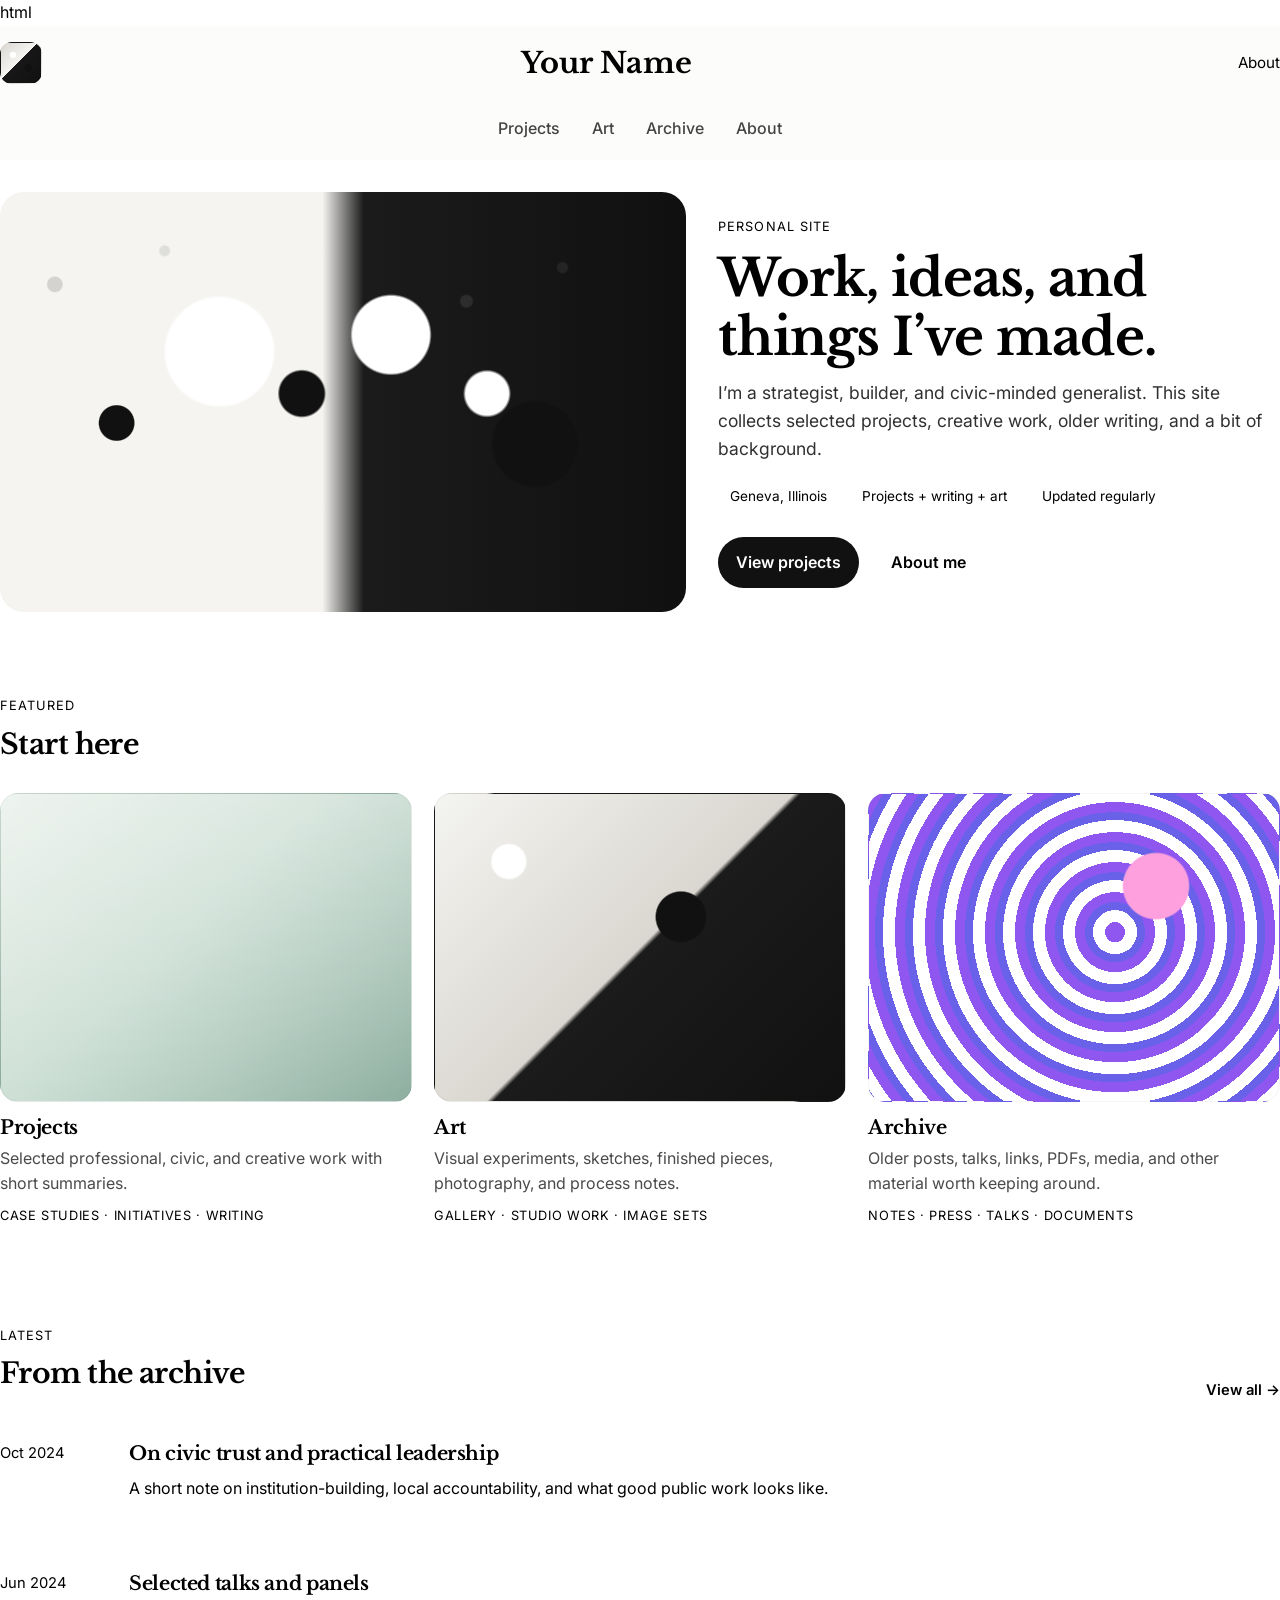
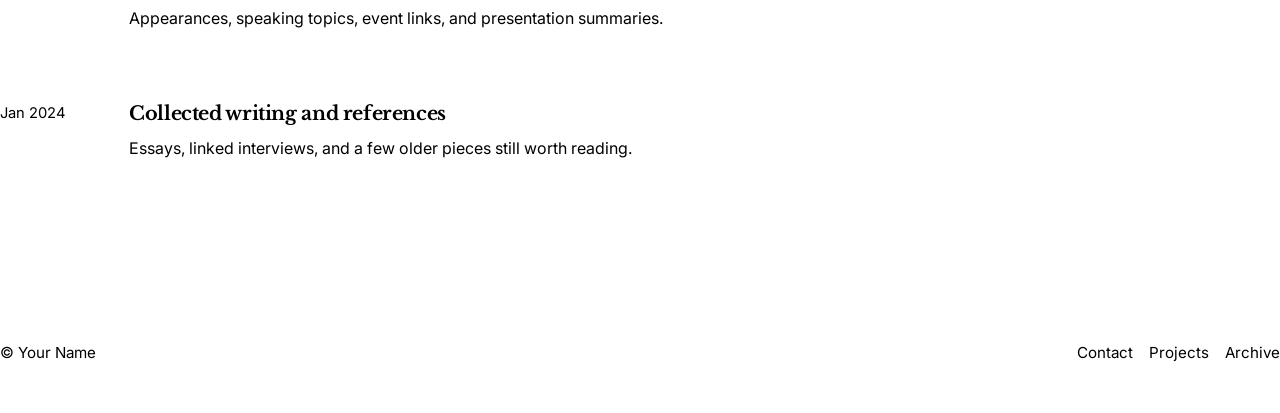
<file: index.html>
html
<!DOCTYPE html>
<html lang="en">
<head>
  <meta charset="UTF-8" />
  <meta name="viewport" content="width=device-width, initial-scale=1.0" />
  <title>Your Name</title>
  <meta name="description" content="Projects, art, archive, and background for Your Name." />
  <link rel="preconnect" href="https://fonts.googleapis.com">
  <link rel="preconnect" href="https://fonts.gstatic.com" crossorigin>
  <link href="https://fonts.googleapis.com/css2?family=Inter:wght@400;500;600;700&family=Libre+Baskerville:wght@400;700&display=swap" rel="stylesheet">
  <link rel="stylesheet" href="style.css" />
  <script defer src="script.js"></script>
</head>
<body>
  <header class="site-header">
    <div class="wrapper topbar">
      <a href="index.html" class="brandmark" aria-label="Home"></a>
      <a href="index.html" class="site-title">Your Name</a>
      <a href="about.html" class="header-link">About</a>
      <button class="menu-toggle" aria-expanded="false" aria-controls="site-nav">Menu</button>
    </div>
    <nav class="site-nav" id="site-nav">
      <div class="wrapper">
        <ul class="nav-links">
          <li><a href="projects.html">Projects</a></li>
          <li><a href="art.html">Art</a></li>
          <li><a href="archive.html">Archive</a></li>
          <li><a href="about.html">About</a></li>
        </ul>
      </div>
    </nav>
  </header>

  <main class="wrapper">
    <section class="hero">
      <div class="hero-art" aria-hidden="true"></div>
      <div class="hero-copy">
        <div class="eyebrow">Personal site</div>
        <h1>Work, ideas, and things I’ve made.</h1>
        <p class="lead">
          I’m a strategist, builder, and civic-minded generalist. This site collects selected projects,
          creative work, older writing, and a bit of background.
        </p>
        <div class="meta">
          <span class="pill">Geneva, Illinois</span>
          <span class="pill">Projects + writing + art</span>
          <span class="pill">Updated regularly</span>
        </div>
        <div class="actions">
          <a class="button" href="projects.html">View projects</a>
          <a class="button-secondary" href="about.html">About me</a>
        </div>
      </div>
    </section>

    <section class="section section-line">
      <div class="section-head">
        <div>
          <div class="eyebrow">Featured</div>
          <h2>Start here</h2>
        </div>
      </div>

      <div class="card-grid">
        <a class="card" href="projects.html">
          <div class="thumb thumb-1"></div>
          <h3>Projects</h3>
          <p>Selected professional, civic, and creative work with short summaries.</p>
          <div class="card-meta">Case studies · initiatives · writing</div>
        </a>

        <a class="card" href="art.html">
          <div class="thumb thumb-2"></div>
          <h3>Art</h3>
          <p>Visual experiments, sketches, finished pieces, photography, and process notes.</p>
          <div class="card-meta">Gallery · studio work · image sets</div>
        </a>

        <a class="card" href="archive.html">
          <div class="thumb thumb-3"></div>
          <h3>Archive</h3>
          <p>Older posts, talks, links, PDFs, media, and other material worth keeping around.</p>
          <div class="card-meta">Notes · press · talks · documents</div>
        </a>
      </div>
    </section>

    <section class="section section-line">
      <div class="section-head">
        <div>
          <div class="eyebrow">Latest</div>
          <h2>From the archive</h2>
        </div>
        <a href="archive.html">View all →</a>
      </div>

      <div class="list">
        <a class="archive-item" href="archive.html">
          <div class="archive-date">Oct 2024</div>
          <div>
            <h3>On civic trust and practical leadership</h3>
            <p>A short note on institution-building, local accountability, and what good public work looks like.</p>
          </div>
        </a>

        <a class="archive-item" href="archive.html">
          <div class="archive-date">Jun 2024</div>
          <div>
            <h3>Selected talks and panels</h3>
            <p>Appearances, speaking topics, event links, and presentation summaries.</p>
          </div>
        </a>

        <a class="archive-item" href="archive.html">
          <div class="archive-date">Jan 2024</div>
          <div>
            <h3>Collected writing and references</h3>
            <p>Essays, linked interviews, and a few older pieces still worth reading.</p>
          </div>
        </a>
      </div>
    </section>
  </main>

  <footer class="site-footer">
    <div class="wrapper footer-row">
      <div>© <span data-year></span> Your Name</div>
      <div class="footer-links">
        <a href="about.html">Contact</a>
        <a href="projects.html">Projects</a>
        <a href="archive.html">Archive</a>
      </div>
    </div>
  </footer>
</body>
</html>
</file>
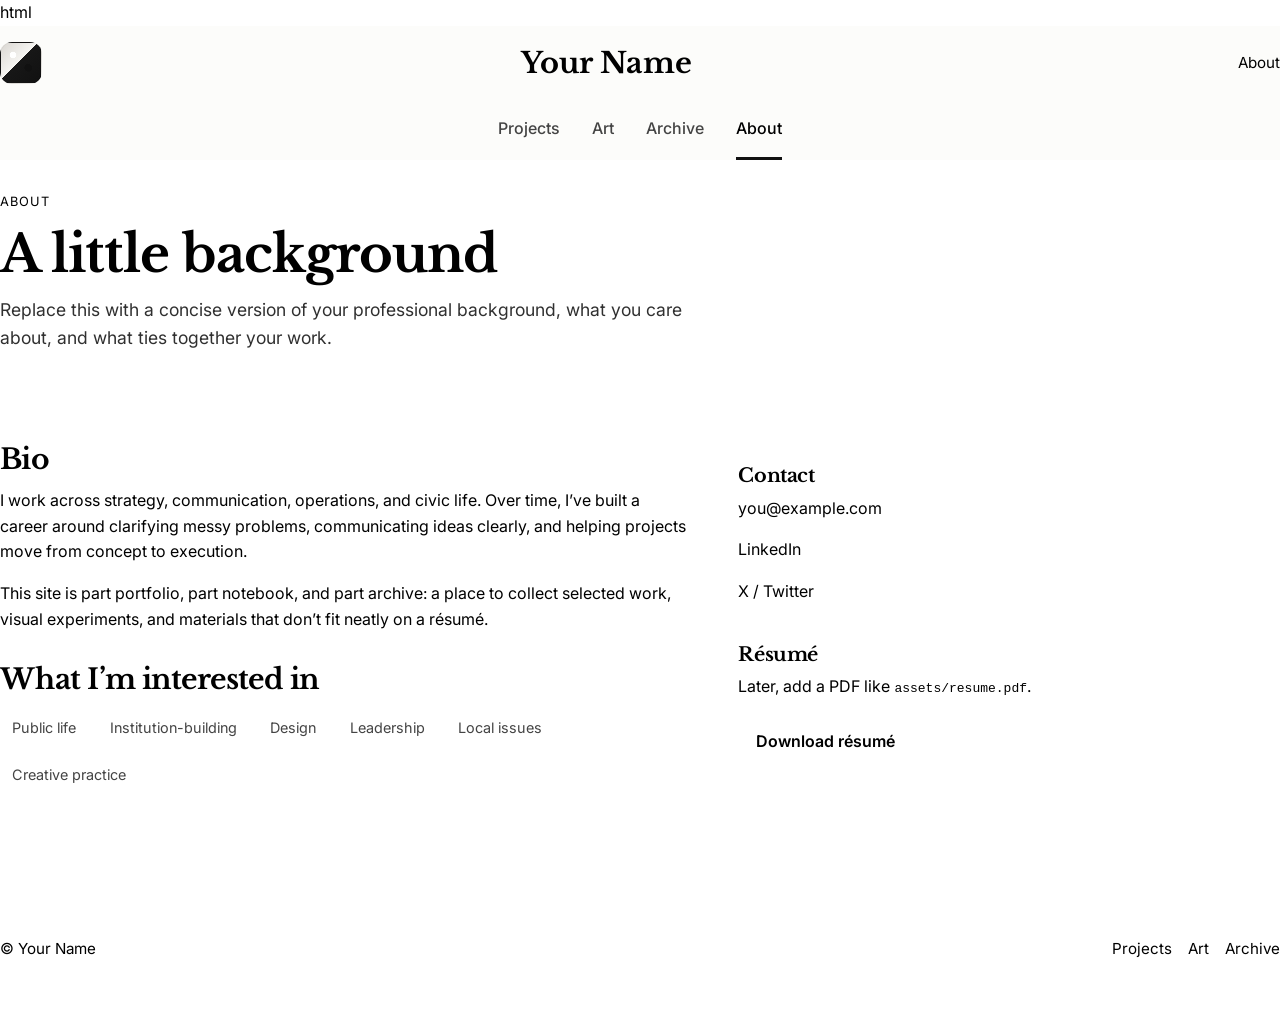
<file: about.html>
html
<!DOCTYPE html>
<html lang="en">
<head>
  <meta charset="UTF-8" />
  <meta name="viewport" content="width=device-width, initial-scale=1.0" />
  <title>About — Your Name</title>
  <meta name="description" content="About Your Name." />
  <link rel="preconnect" href="https://fonts.googleapis.com">
  <link rel="preconnect" href="https://fonts.gstatic.com" crossorigin>
  <link href="https://fonts.googleapis.com/css2?family=Inter:wght@400;500;600;700&family=Libre+Baskerville:wght@400;700&display=swap" rel="stylesheet">
  <link rel="stylesheet" href="style.css" />
  <script defer src="script.js"></script>
</head>
<body>
  <header class="site-header">
    <div class="wrapper topbar">
      <a href="index.html" class="brandmark" aria-label="Home"></a>
      <a href="index.html" class="site-title">Your Name</a>
      <a href="about.html" class="header-link">About</a>
      <button class="menu-toggle" aria-expanded="false" aria-controls="site-nav">Menu</button>
    </div>
    <nav class="site-nav" id="site-nav">
      <div class="wrapper">
        <ul class="nav-links">
          <li><a href="projects.html">Projects</a></li>
          <li><a href="art.html">Art</a></li>
          <li><a href="archive.html">Archive</a></li>
          <li><a class="active" href="about.html">About</a></li>
        </ul>
      </div>
    </nav>
  </header>

  <main class="wrapper">
    <section class="page-intro">
      <div class="eyebrow">About</div>
      <h1>A little background</h1>
      <p class="lead">
        Replace this with a concise version of your professional background, what you care about,
        and what ties together your work.
      </p>
    </section>

    <section class="section section-line split">
      <div class="stack">
        <div>
          <h2>Bio</h2>
          <p>
            I work across strategy, communication, operations, and civic life. Over time, I’ve built a career
            around clarifying messy problems, communicating ideas clearly, and helping projects move from concept
            to execution.
          </p>
          <p>
            This site is part portfolio, part notebook, and part archive: a place to collect selected work,
            visual experiments, and materials that don’t fit neatly on a résumé.
          </p>
        </div>

        <div>
          <h2>What I’m interested in</h2>
          <div class="tag-list">
            <span class="tag">Public life</span>
            <span class="tag">Institution-building</span>
            <span class="tag">Design</span>
            <span class="tag">Leadership</span>
            <span class="tag">Local issues</span>
            <span class="tag">Creative practice</span>
          </div>
        </div>
      </div>

      <aside class="info-box stack">
        <div>
          <h3>Contact</h3>
          <p><a href="mailto:you@example.com">you@example.com</a></p>
          <p><a href="#">LinkedIn</a></p>
          <p><a href="#">X / Twitter</a></p>
        </div>

        <div>
          <h3>Résumé</h3>
          <p class="muted">Later, add a PDF like <code>assets/resume.pdf</code>.</p>
          <a class="button-secondary" href="#">Download résumé</a>
        </div>
      </aside>
    </section>
  </main>

  <footer class="site-footer">
    <div class="wrapper footer-row">
      <div>© <span data-year></span> Your Name</div>
      <div class="footer-links">
        <a href="projects.html">Projects</a>
        <a href="art.html">Art</a>
        <a href="archive.html">Archive</a>
      </div>
    </div>
  </footer>
</body>
</html>
</file>
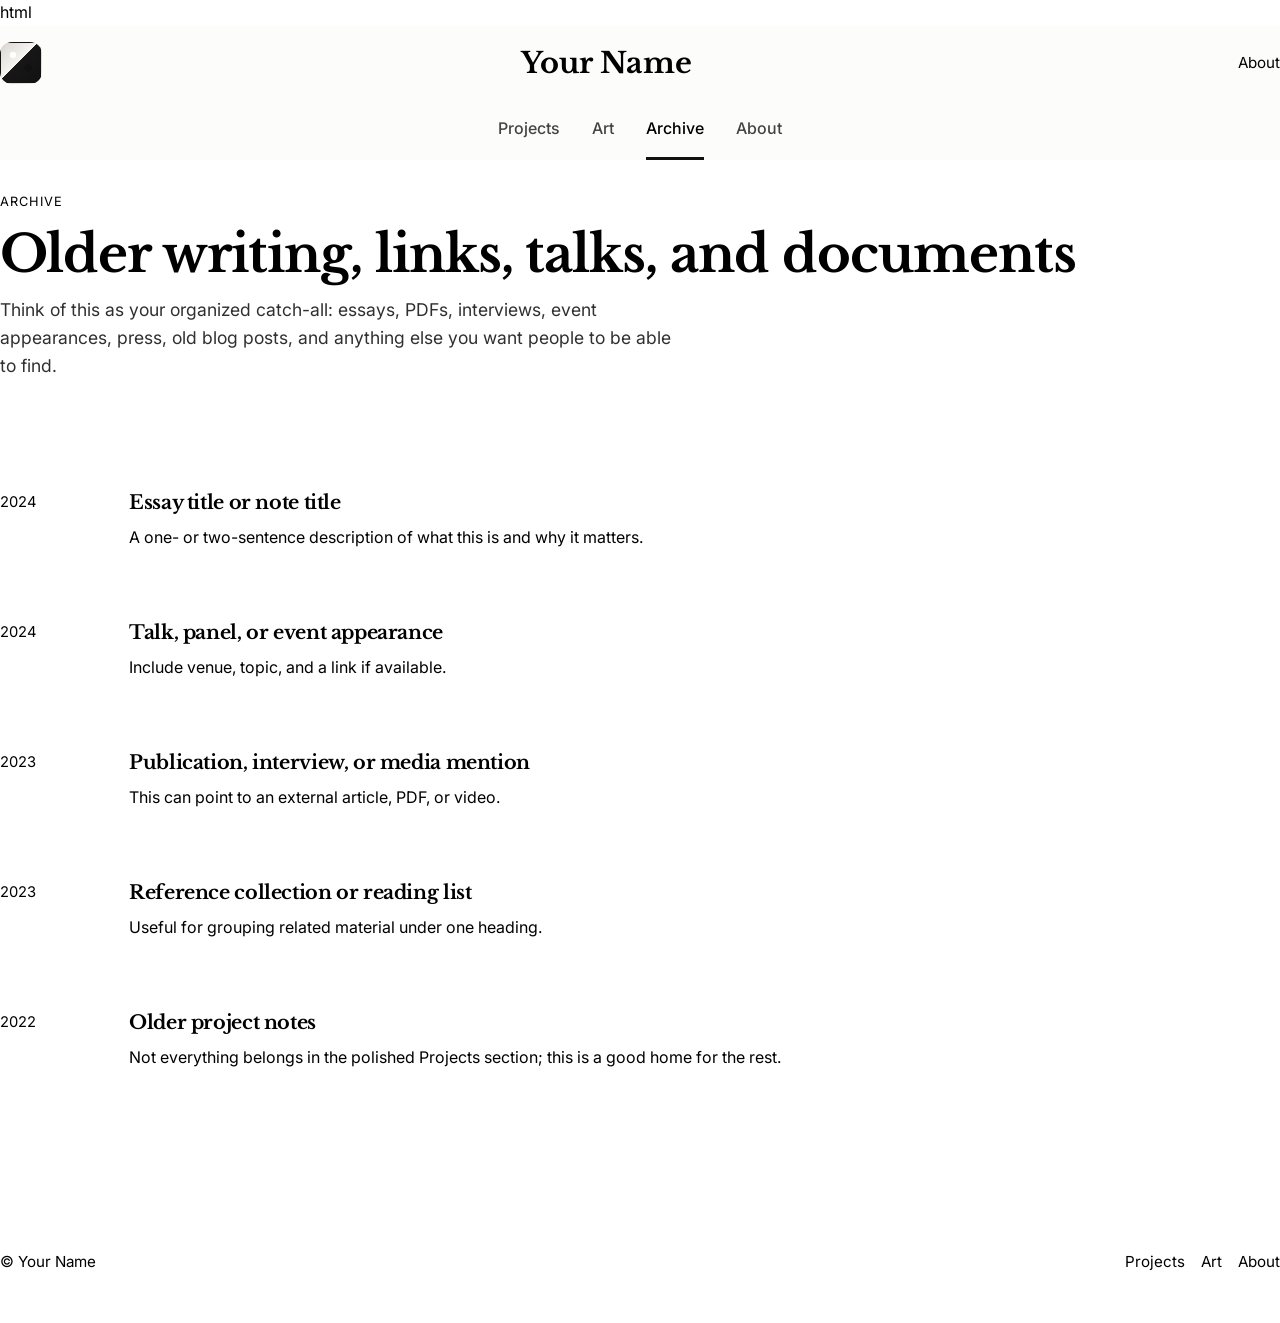
<file: archive.html>
html
<!DOCTYPE html>
<html lang="en">
<head>
  <meta charset="UTF-8" />
  <meta name="viewport" content="width=device-width, initial-scale=1.0" />
  <title>Archive — Your Name</title>
  <meta name="description" content="Archive of writing, talks, links, and materials by Your Name." />
  <link rel="preconnect" href="https://fonts.googleapis.com">
  <link rel="preconnect" href="https://fonts.gstatic.com" crossorigin>
  <link href="https://fonts.googleapis.com/css2?family=Inter:wght@400;500;600;700&family=Libre+Baskerville:wght@400;700&display=swap" rel="stylesheet">
  <link rel="stylesheet" href="style.css" />
  <script defer src="script.js"></script>
</head>
<body>
  <header class="site-header">
    <div class="wrapper topbar">
      <a href="index.html" class="brandmark" aria-label="Home"></a>
      <a href="index.html" class="site-title">Your Name</a>
      <a href="about.html" class="header-link">About</a>
      <button class="menu-toggle" aria-expanded="false" aria-controls="site-nav">Menu</button>
    </div>
    <nav class="site-nav" id="site-nav">
      <div class="wrapper">
        <ul class="nav-links">
          <li><a href="projects.html">Projects</a></li>
          <li><a href="art.html">Art</a></li>
          <li><a class="active" href="archive.html">Archive</a></li>
          <li><a href="about.html">About</a></li>
        </ul>
      </div>
    </nav>
  </header>

  <main class="wrapper">
    <section class="page-intro">
      <div class="eyebrow">Archive</div>
      <h1>Older writing, links, talks, and documents</h1>
      <p class="lead">
        Think of this as your organized catch-all: essays, PDFs, interviews, event appearances,
        press, old blog posts, and anything else you want people to be able to find.
      </p>
    </section>

    <section class="section section-line">
      <div class="list">
        <article class="archive-item">
          <div class="archive-date">2024</div>
          <div>
            <h3>Essay title or note title</h3>
            <p>A one- or two-sentence description of what this is and why it matters.</p>
          </div>
        </article>

        <article class="archive-item">
          <div class="archive-date">2024</div>
          <div>
            <h3>Talk, panel, or event appearance</h3>
            <p>Include venue, topic, and a link if available.</p>
          </div>
        </article>

        <article class="archive-item">
          <div class="archive-date">2023</div>
          <div>
            <h3>Publication, interview, or media mention</h3>
            <p>This can point to an external article, PDF, or video.</p>
          </div>
        </article>

        <article class="archive-item">
          <div class="archive-date">2023</div>
          <div>
            <h3>Reference collection or reading list</h3>
            <p>Useful for grouping related material under one heading.</p>
          </div>
        </article>

        <article class="archive-item">
          <div class="archive-date">2022</div>
          <div>
            <h3>Older project notes</h3>
            <p>Not everything belongs in the polished Projects section; this is a good home for the rest.</p>
          </div>
        </article>
      </div>
    </section>
  </main>

  <footer class="site-footer">
    <div class="wrapper footer-row">
      <div>© <span data-year></span> Your Name</div>
      <div class="footer-links">
        <a href="projects.html">Projects</a>
        <a href="art.html">Art</a>
        <a href="about.html">About</a>
      </div>
    </div>
  </footer>
</body>
</html>
</file>
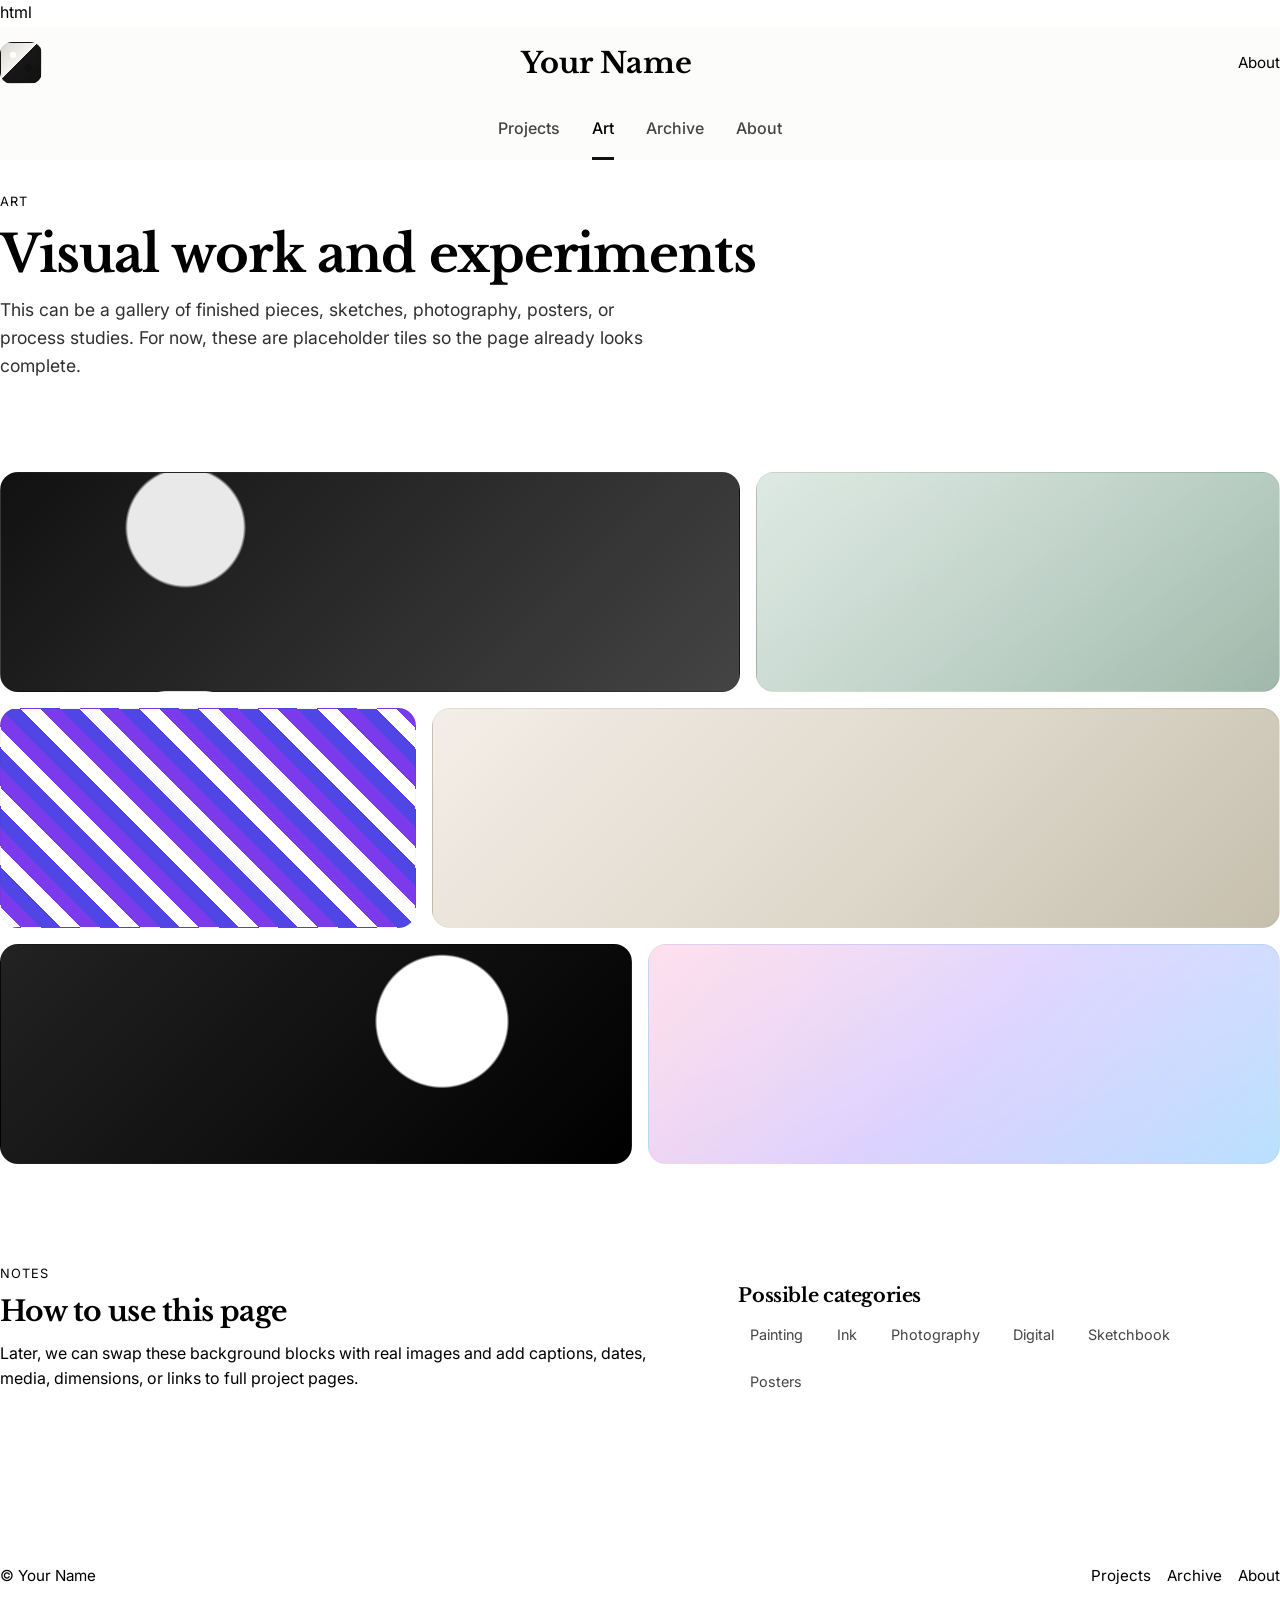
<file: art.html>
html
<!DOCTYPE html>
<html lang="en">
<head>
  <meta charset="UTF-8" />
  <meta name="viewport" content="width=device-width, initial-scale=1.0" />
  <title>Art — Your Name</title>
  <meta name="description" content="Art and visual work by Your Name." />
  <link rel="preconnect" href="https://fonts.googleapis.com">
  <link rel="preconnect" href="https://fonts.gstatic.com" crossorigin>
  <link href="https://fonts.googleapis.com/css2?family=Inter:wght@400;500;600;700&family=Libre+Baskerville:wght@400;700&display=swap" rel="stylesheet">
  <link rel="stylesheet" href="style.css" />
  <script defer src="script.js"></script>
</head>
<body>
  <header class="site-header">
    <div class="wrapper topbar">
      <a href="index.html" class="brandmark" aria-label="Home"></a>
      <a href="index.html" class="site-title">Your Name</a>
      <a href="about.html" class="header-link">About</a>
      <button class="menu-toggle" aria-expanded="false" aria-controls="site-nav">Menu</button>
    </div>
    <nav class="site-nav" id="site-nav">
      <div class="wrapper">
        <ul class="nav-links">
          <li><a href="projects.html">Projects</a></li>
          <li><a class="active" href="art.html">Art</a></li>
          <li><a href="archive.html">Archive</a></li>
          <li><a href="about.html">About</a></li>
        </ul>
      </div>
    </nav>
  </header>

  <main class="wrapper">
    <section class="page-intro">
      <div class="eyebrow">Art</div>
      <h1>Visual work and experiments</h1>
      <p class="lead">
        This can be a gallery of finished pieces, sketches, photography, posters, or process studies.
        For now, these are placeholder tiles so the page already looks complete.
      </p>
    </section>

    <section class="section section-line">
      <div class="gallery">
        <div class="tile tile-1 span-7"></div>
        <div class="tile tile-2 span-5"></div>
        <div class="tile tile-3 span-4"></div>
        <div class="tile tile-4 span-8"></div>
        <div class="tile tile-5 span-6"></div>
        <div class="tile tile-6 span-6"></div>
      </div>
    </section>

    <section class="section section-line split">
      <div>
        <div class="eyebrow">Notes</div>
        <h2>How to use this page</h2>
        <p>
          Later, we can swap these background blocks with real images and add captions, dates,
          media, dimensions, or links to full project pages.
        </p>
      </div>

      <aside class="info-box">
        <h3>Possible categories</h3>
        <div class="tag-list">
          <span class="tag">Painting</span>
          <span class="tag">Ink</span>
          <span class="tag">Photography</span>
          <span class="tag">Digital</span>
          <span class="tag">Sketchbook</span>
          <span class="tag">Posters</span>
        </div>
      </aside>
    </section>
  </main>

  <footer class="site-footer">
    <div class="wrapper footer-row">
      <div>© <span data-year></span> Your Name</div>
      <div class="footer-links">
        <a href="projects.html">Projects</a>
        <a href="archive.html">Archive</a>
        <a href="about.html">About</a>
      </div>
    </div>
  </footer>
</body>
</html>
</file>
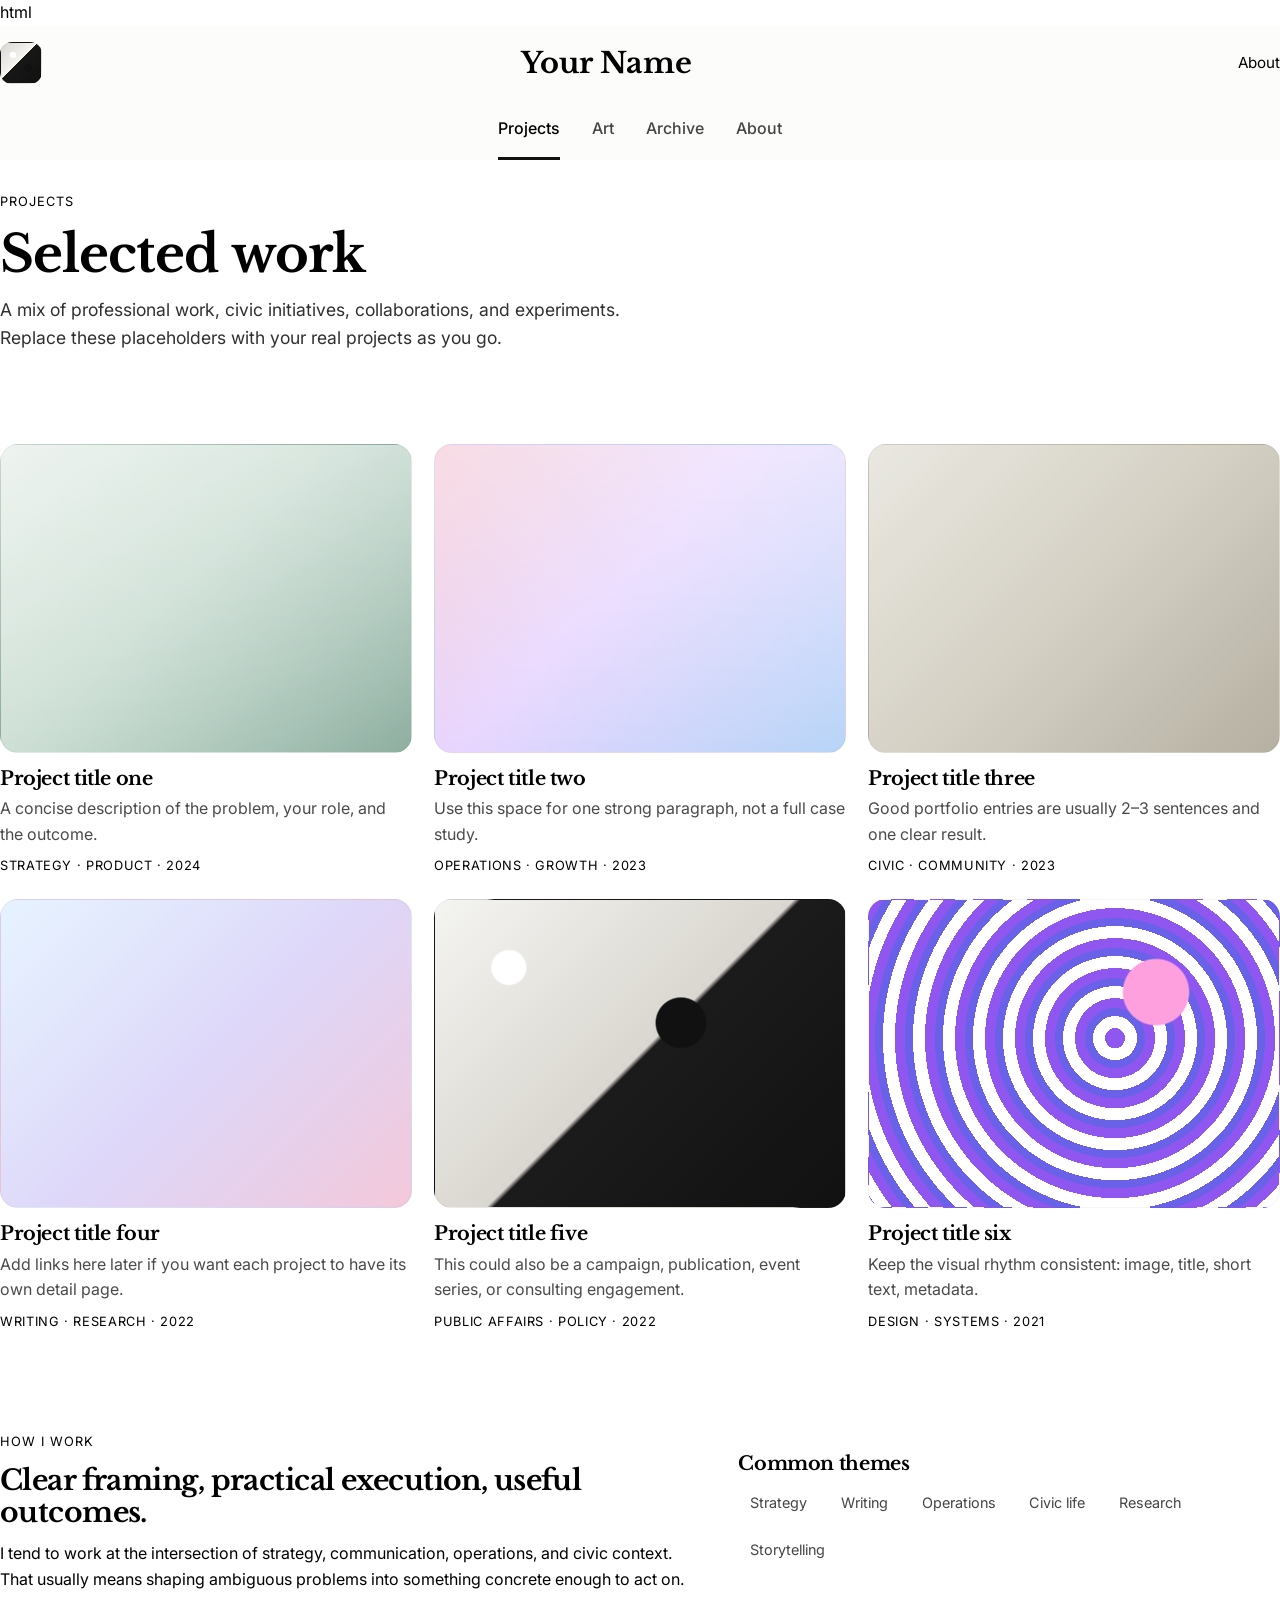
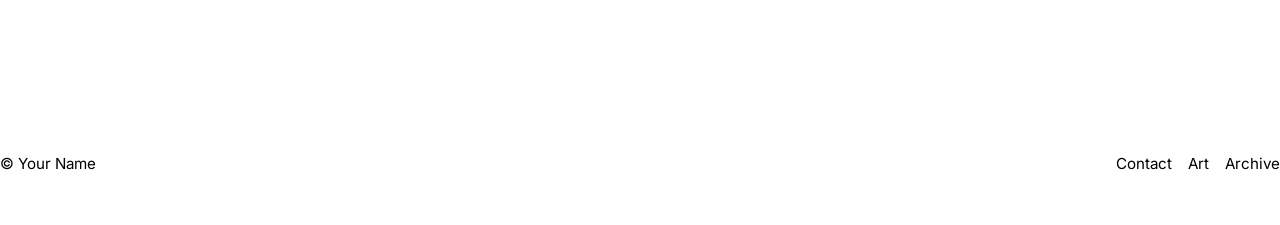
<file: projects.html>
html
<!DOCTYPE html>
<html lang="en">
<head>
  <meta charset="UTF-8" />
  <meta name="viewport" content="width=device-width, initial-scale=1.0" />
  <title>Projects — Your Name</title>
  <meta name="description" content="Selected projects by Your Name." />
  <link rel="preconnect" href="https://fonts.googleapis.com">
  <link rel="preconnect" href="https://fonts.gstatic.com" crossorigin>
  <link href="https://fonts.googleapis.com/css2?family=Inter:wght@400;500;600;700&family=Libre+Baskerville:wght@400;700&display=swap" rel="stylesheet">
  <link rel="stylesheet" href="style.css" />
  <script defer src="script.js"></script>
</head>
<body>
  <header class="site-header">
    <div class="wrapper topbar">
      <a href="index.html" class="brandmark" aria-label="Home"></a>
      <a href="index.html" class="site-title">Your Name</a>
      <a href="about.html" class="header-link">About</a>
      <button class="menu-toggle" aria-expanded="false" aria-controls="site-nav">Menu</button>
    </div>
    <nav class="site-nav" id="site-nav">
      <div class="wrapper">
        <ul class="nav-links">
          <li><a class="active" href="projects.html">Projects</a></li>
          <li><a href="art.html">Art</a></li>
          <li><a href="archive.html">Archive</a></li>
          <li><a href="about.html">About</a></li>
        </ul>
      </div>
    </nav>
  </header>

  <main class="wrapper">
    <section class="page-intro">
      <div class="eyebrow">Projects</div>
      <h1>Selected work</h1>
      <p class="lead">
        A mix of professional work, civic initiatives, collaborations, and experiments.
        Replace these placeholders with your real projects as you go.
      </p>
    </section>

    <section class="section section-line">
      <div class="card-grid">
        <article class="card">
          <div class="thumb thumb-1"></div>
          <h3>Project title one</h3>
          <p>A concise description of the problem, your role, and the outcome.</p>
          <div class="card-meta">Strategy · Product · 2024</div>
        </article>

        <article class="card">
          <div class="thumb thumb-4"></div>
          <h3>Project title two</h3>
          <p>Use this space for one strong paragraph, not a full case study.</p>
          <div class="card-meta">Operations · Growth · 2023</div>
        </article>

        <article class="card">
          <div class="thumb thumb-5"></div>
          <h3>Project title three</h3>
          <p>Good portfolio entries are usually 2–3 sentences and one clear result.</p>
          <div class="card-meta">Civic · Community · 2023</div>
        </article>

        <article class="card">
          <div class="thumb thumb-6"></div>
          <h3>Project title four</h3>
          <p>Add links here later if you want each project to have its own detail page.</p>
          <div class="card-meta">Writing · Research · 2022</div>
        </article>

        <article class="card">
          <div class="thumb thumb-2"></div>
          <h3>Project title five</h3>
          <p>This could also be a campaign, publication, event series, or consulting engagement.</p>
          <div class="card-meta">Public affairs · Policy · 2022</div>
        </article>

        <article class="card">
          <div class="thumb thumb-3"></div>
          <h3>Project title six</h3>
          <p>Keep the visual rhythm consistent: image, title, short text, metadata.</p>
          <div class="card-meta">Design · Systems · 2021</div>
        </article>
      </div>
    </section>

    <section class="section section-line split">
      <div>
        <div class="eyebrow">How I work</div>
        <h2>Clear framing, practical execution, useful outcomes.</h2>
        <p>
          I tend to work at the intersection of strategy, communication, operations, and civic context.
          That usually means shaping ambiguous problems into something concrete enough to act on.
        </p>
      </div>

      <aside class="info-box">
        <h3>Common themes</h3>
        <div class="tag-list">
          <span class="tag">Strategy</span>
          <span class="tag">Writing</span>
          <span class="tag">Operations</span>
          <span class="tag">Civic life</span>
          <span class="tag">Research</span>
          <span class="tag">Storytelling</span>
        </div>
      </aside>
    </section>
  </main>

  <footer class="site-footer">
    <div class="wrapper footer-row">
      <div>© <span data-year></span> Your Name</div>
      <div class="footer-links">
        <a href="about.html">Contact</a>
        <a href="art.html">Art</a>
        <a href="archive.html">Archive</a>
      </div>
    </div>
  </footer>
</body>
</html>
</file>
<file: style.css>
css
:root {
  --bg: #fcfcfa;
  --surface: #ffffff;
  --text: #171717;
  --muted: #6b7280;
  --line: #e7e5e4;
  --soft: #f5f5f4;
  --accent: #111111;
  --radius: 18px;
  --shadow: 0 10px 30px rgba(0, 0, 0, 0.05);
  --max: 1160px;
}

*,
*::before,
*::after {
  box-sizing: border-box;
}

html {
  scroll-behavior: smooth;
}

body {
  margin: 0;
  background: var(--bg);
  color: var(--text);
  font-family: "Inter", system-ui, -apple-system, BlinkMacSystemFont, "Segoe UI", sans-serif;
  line-height: 1.6;
}

img {
  max-width: 100%;
  display: block;
}

a {
  color: inherit;
  text-decoration: none;
}

.wrapper {
  width: min(var(--max), calc(100% - 2rem));
  margin: 0 auto;
}

.section {
  padding: 2.25rem 0 4rem;
}

.section-line {
  border-top: 1px solid var(--line);
}

.eyebrow {
  font-size: 0.8rem;
  text-transform: uppercase;
  letter-spacing: 0.08em;
  color: var(--muted);
  margin-bottom: 0.75rem;
}

h1, h2, h3 {
  font-family: "Libre Baskerville", Georgia, serif;
  line-height: 1.15;
  letter-spacing: -0.02em;
  margin: 0 0 0.75rem;
}

h1 {
  font-size: clamp(2.2rem, 4vw, 4rem);
}

h2 {
  font-size: clamp(1.65rem, 2.2vw, 2.4rem);
}

h3 {
  font-size: 1.2rem;
}

p {
  margin: 0 0 1rem;
}

.lead {
  font-size: 1.1rem;
  color: #303030;
  max-width: 62ch;
}

.muted {
  color: var(--muted);
}

.site-header {
  background: rgba(252, 252, 250, 0.92);
  position: sticky;
  top: 0;
  z-index: 20;
  backdrop-filter: blur(8px);
  border-bottom: 1px solid var(--line);
}

.topbar {
  display: grid;
  grid-template-columns: 52px 1fr 120px;
  align-items: center;
  padding: 0.9rem 0;
  gap: 1rem;
}

.brandmark {
  width: 42px;
  height: 42px;
  border-radius: 12px;
  display: grid;
  place-items: center;
  background:
    radial-gradient(circle at 30% 30%, #ffffff 0 8%, transparent 9%),
    radial-gradient(circle at 68% 62%, #111 0 10%, transparent 11%),
    linear-gradient(135deg, #dad7d2 0%, #f5f4f1 45%, #171717 46%, #111111 100%);
  box-shadow: var(--shadow);
  border: 1px solid rgba(0, 0, 0, 0.04);
}

.site-title {
  text-align: center;
  font-family: "Libre Baskerville", Georgia, serif;
  font-size: 1.8rem;
  font-weight: 700;
}

.header-link {
  justify-self: end;
  font-size: 0.95rem;
  color: var(--muted);
}

.header-link:hover,
.nav-links a:hover,
.card:hover h3,
.archive-item:hover h3 {
  color: #000;
}

.menu-toggle {
  display: none;
  justify-self: end;
  background: transparent;
  border: 1px solid var(--line);
  border-radius: 999px;
  padding: 0.5rem 0.8rem;
  font: inherit;
  cursor: pointer;
}

.site-nav {
  border-top: 1px solid var(--line);
}

.nav-links {
  list-style: none;
  margin: 0;
  padding: 0;
  display: flex;
  justify-content: center;
  gap: 2rem;
}

.nav-links a {
  display: inline-block;
  padding: 1rem 0 0.95rem;
  color: #444;
  border-bottom: 3px solid transparent;
  font-weight: 500;
}

.nav-links a.active {
  color: #000;
  border-bottom-color: #111;
}

.hero {
  display: grid;
  grid-template-columns: 1.1fr 0.9fr;
  gap: 2rem;
  align-items: center;
  padding: 2rem 0 3rem;
}

.hero-art {
  min-height: 420px;
  border-radius: 24px;
  background:
    radial-gradient(circle at 17% 55%, #111 0 2.8%, transparent 3%),
    radial-gradient(circle at 32% 38%, #fff 0 10%, transparent 10.5%),
    radial-gradient(circle at 44% 48%, #111 0 5%, transparent 5.5%),
    radial-gradient(circle at 57% 34%, #fff 0 8%, transparent 8.5%),
    radial-gradient(circle at 71% 48%, #fff 0 4%, transparent 4.5%),
    radial-gradient(circle at 78% 60%, #111 0 7%, transparent 7.5%),
    linear-gradient(90deg, #f5f4f1 0%, #f5f4f1 47%, #1b1b1b 53%, #101010 100%);
  box-shadow: var(--shadow);
  position: relative;
  overflow: hidden;
}

.hero-art::after {
  content: "";
  position: absolute;
  inset: 0;
  background:
    radial-gradient(circle at 8% 22%, rgba(0,0,0,0.15) 0 1%, transparent 1.2%),
    radial-gradient(circle at 24% 14%, rgba(0,0,0,0.1) 0 0.7%, transparent 1%),
    radial-gradient(circle at 68% 26%, rgba(255,255,255,0.1) 0 1%, transparent 1.3%),
    radial-gradient(circle at 82% 18%, rgba(255,255,255,0.08) 0 0.7%, transparent 1%);
  opacity: 0.9;
}

.hero-copy {
  padding: 1rem 0;
}

.meta {
  display: flex;
  gap: 0.8rem;
  flex-wrap: wrap;
  font-size: 0.85rem;
  color: var(--muted);
  margin-top: 1rem;
}

.pill {
  display: inline-flex;
  align-items: center;
  gap: 0.45rem;
  border: 1px solid var(--line);
  background: var(--surface);
  border-radius: 999px;
  padding: 0.42rem 0.7rem;
}

.actions {
  display: flex;
  gap: 0.9rem;
  flex-wrap: wrap;
  margin-top: 1.4rem;
}

.button,
.button-secondary {
  display: inline-flex;
  align-items: center;
  justify-content: center;
  border-radius: 999px;
  padding: 0.78rem 1.1rem;
  font-weight: 600;
  transition: 0.2s ease;
}

.button {
  background: #111;
  color: #fff;
}

.button:hover {
  background: #000;
  transform: translateY(-1px);
}

.button-secondary {
  border: 1px solid var(--line);
  background: #fff;
}

.button-secondary:hover {
  border-color: #cfcfcf;
  transform: translateY(-1px);
}

.section-head {
  display: flex;
  justify-content: space-between;
  align-items: end;
  gap: 1rem;
  margin-bottom: 1.25rem;
}

.section-head a {
  color: var(--muted);
  font-weight: 600;
  font-size: 0.92rem;
}

.card-grid {
  display: grid;
  grid-template-columns: repeat(3, minmax(0, 1fr));
  gap: 1.4rem;
}

.card {
  display: block;
}

.thumb {
  aspect-ratio: 4 / 3;
  border-radius: 18px;
  background: linear-gradient(135deg, #ddd 0%, #f4f4f2 100%);
  border: 1px solid rgba(0,0,0,0.04);
  box-shadow: var(--shadow);
  margin-bottom: 0.9rem;
}

.thumb-1 {
  background:
    linear-gradient(160deg, rgba(255,255,255,0.5), transparent),
    linear-gradient(135deg, #dce8df 0%, #c3d9cd 45%, #8daea0 100%);
}

.thumb-2 {
  background:
    radial-gradient(circle at 18% 22%, #fff 0 4%, transparent 4.5%),
    radial-gradient(circle at 60% 40%, #111 0 8%, transparent 8.5%),
    linear-gradient(135deg, #f4f4f1 0%, #dad7d0 50%, #1b1b1b 51%, #111 100%);
}

.thumb-3 {
  background:
    linear-gradient(0deg, rgba(255,255,255,0.15), rgba(255,255,255,0.15)),
    radial-gradient(circle at 70% 30%, #ff8fd8 0 9%, transparent 9.5%),
    repeating-radial-gradient(circle at 60% 45%, #7c3aed 0 10px, #ffffff 10px 22px, #4f46e5 22px 30px);
}

.thumb-4 {
  background:
    linear-gradient(180deg, rgba(255,255,255,0.4), transparent),
    linear-gradient(135deg, #f3c5d2 0%, #e8d6ff 45%, #b6d5f7 100%);
}

.thumb-5 {
  background:
    linear-gradient(135deg, rgba(0,0,0,0.03), transparent),
    linear-gradient(135deg, #f1efe8 0%, #d7d3c7 50%, #b6b0a2 100%);
}

.thumb-6 {
  background:
    linear-gradient(135deg, rgba(255,255,255,0.35), transparent),
    linear-gradient(135deg, #d9ecff 0%, #d7cff8 50%, #f4c8d9 100%);
}

.card h3 {
  margin-bottom: 0.45rem;
}

.card p {
  color: #4a4a4a;
  margin-bottom: 0.55rem;
}

.card-meta {
  font-size: 0.8rem;
  color: var(--muted);
  text-transform: uppercase;
  letter-spacing: 0.05em;
}

.list {
  display: grid;
  gap: 1rem;
}

.archive-item {
  display: grid;
  grid-template-columns: 110px 1fr;
  gap: 1.2rem;
  padding: 1.2rem 0;
  border-top: 1px solid var(--line);
}

.archive-item:first-child {
  border-top: 0;
}

.archive-date {
  color: var(--muted);
  font-size: 0.92rem;
}

.split {
  display: grid;
  grid-template-columns: 1.1fr 0.9fr;
  gap: 2rem;
}

.info-box {
  border: 1px solid var(--line);
  background: #fff;
  border-radius: 18px;
  padding: 1.25rem;
  box-shadow: var(--shadow);
}

.info-box h3 {
  margin-bottom: 0.6rem;
}

.stack {
  display: grid;
  gap: 1rem;
}

.tag-list {
  display: flex;
  flex-wrap: wrap;
  gap: 0.6rem;
}

.tag {
  border: 1px solid var(--line);
  background: #fff;
  border-radius: 999px;
  padding: 0.45rem 0.75rem;
  font-size: 0.9rem;
  color: #444;
}

.gallery {
  display: grid;
  grid-template-columns: repeat(12, 1fr);
  gap: 1rem;
}

.tile {
  min-height: 220px;
  border-radius: 18px;
  box-shadow: var(--shadow);
  border: 1px solid rgba(0,0,0,0.04);
}

.tile.span-4 { grid-column: span 4; }
.tile.span-5 { grid-column: span 5; }
.tile.span-6 { grid-column: span 6; }
.tile.span-7 { grid-column: span 7; }
.tile.span-8 { grid-column: span 8; }

.tile-1 {
  background:
    radial-gradient(circle at 25% 25%, rgba(255,255,255,0.9) 0 10%, transparent 10.5%),
    linear-gradient(135deg, #111 0%, #444 100%);
}

.tile-2 {
  background:
    linear-gradient(145deg, rgba(255,255,255,0.3), transparent),
    linear-gradient(135deg, #cfe0d7 0%, #9fb8ab 100%);
}

.tile-3 {
  background:
    repeating-linear-gradient(45deg, #fff 0 14px, #7c3aed 14px 28px, #4f46e5 28px 42px);
}

.tile-4 {
  background:
    linear-gradient(135deg, #f3eee7 0%, #ded8cb 55%, #c6bfae 100%);
}

.tile-5 {
  background:
    radial-gradient(circle at 70% 35%, #fff 0 14%, transparent 14.5%),
    linear-gradient(135deg, #222 0%, #000 100%);
}

.tile-6 {
  background:
    linear-gradient(160deg, rgba(255,255,255,0.35), transparent),
    linear-gradient(135deg, #ffd0e3 0%, #d7cbff 50%, #b9e1ff 100%);
}

.page-intro {
  padding: 2rem 0 2.5rem;
}

.site-footer {
  border-top: 1px solid var(--line);
  padding: 2rem 0 3rem;
  margin-top: 3rem;
}

.footer-row {
  display: flex;
  justify-content: space-between;
  gap: 1rem;
  flex-wrap: wrap;
  color: var(--muted);
  font-size: 0.95rem;
}

.footer-links {
  display: flex;
  gap: 1rem;
  flex-wrap: wrap;
}

@media (max-width: 960px) {
  .hero,
  .split,
  .card-grid {
    grid-template-columns: 1fr;
  }

  .gallery {
    grid-template-columns: repeat(2, 1fr);
  }

  .tile,
  .tile.span-4,
  .tile.span-5,
  .tile.span-6,
  .tile.span-7,
  .tile.span-8 {
    grid-column: span 1;
  }
}

@media (max-width: 760px) {
  .topbar {
    grid-template-columns: 52px 1fr auto;
  }

  .site-title {
    text-align: left;
    font-size: 1.4rem;
  }

  .header-link {
    display: none;
  }

  .menu-toggle {
    display: inline-flex;
  }

  .site-nav {
    display: none;
  }

  .site-nav.open {
    display: block;
  }

  .nav-links {
    flex-direction: column;
    align-items: flex-start;
    gap: 0;
    padding: 0.5rem 0 0.8rem;
  }

  .nav-links a {
    padding: 0.85rem 0;
    width: 100%;
    border-bottom: 0;
  }

  .hero {
    padding-top: 1.25rem;
  }

  .hero-art {
    min-height: 280px;
  }

  .archive-item {
    grid-template-columns: 1fr;
    gap: 0.4rem;
  }

  .section-head {
    align-items: start;
    flex-direction: column;
  }
}
</file>
